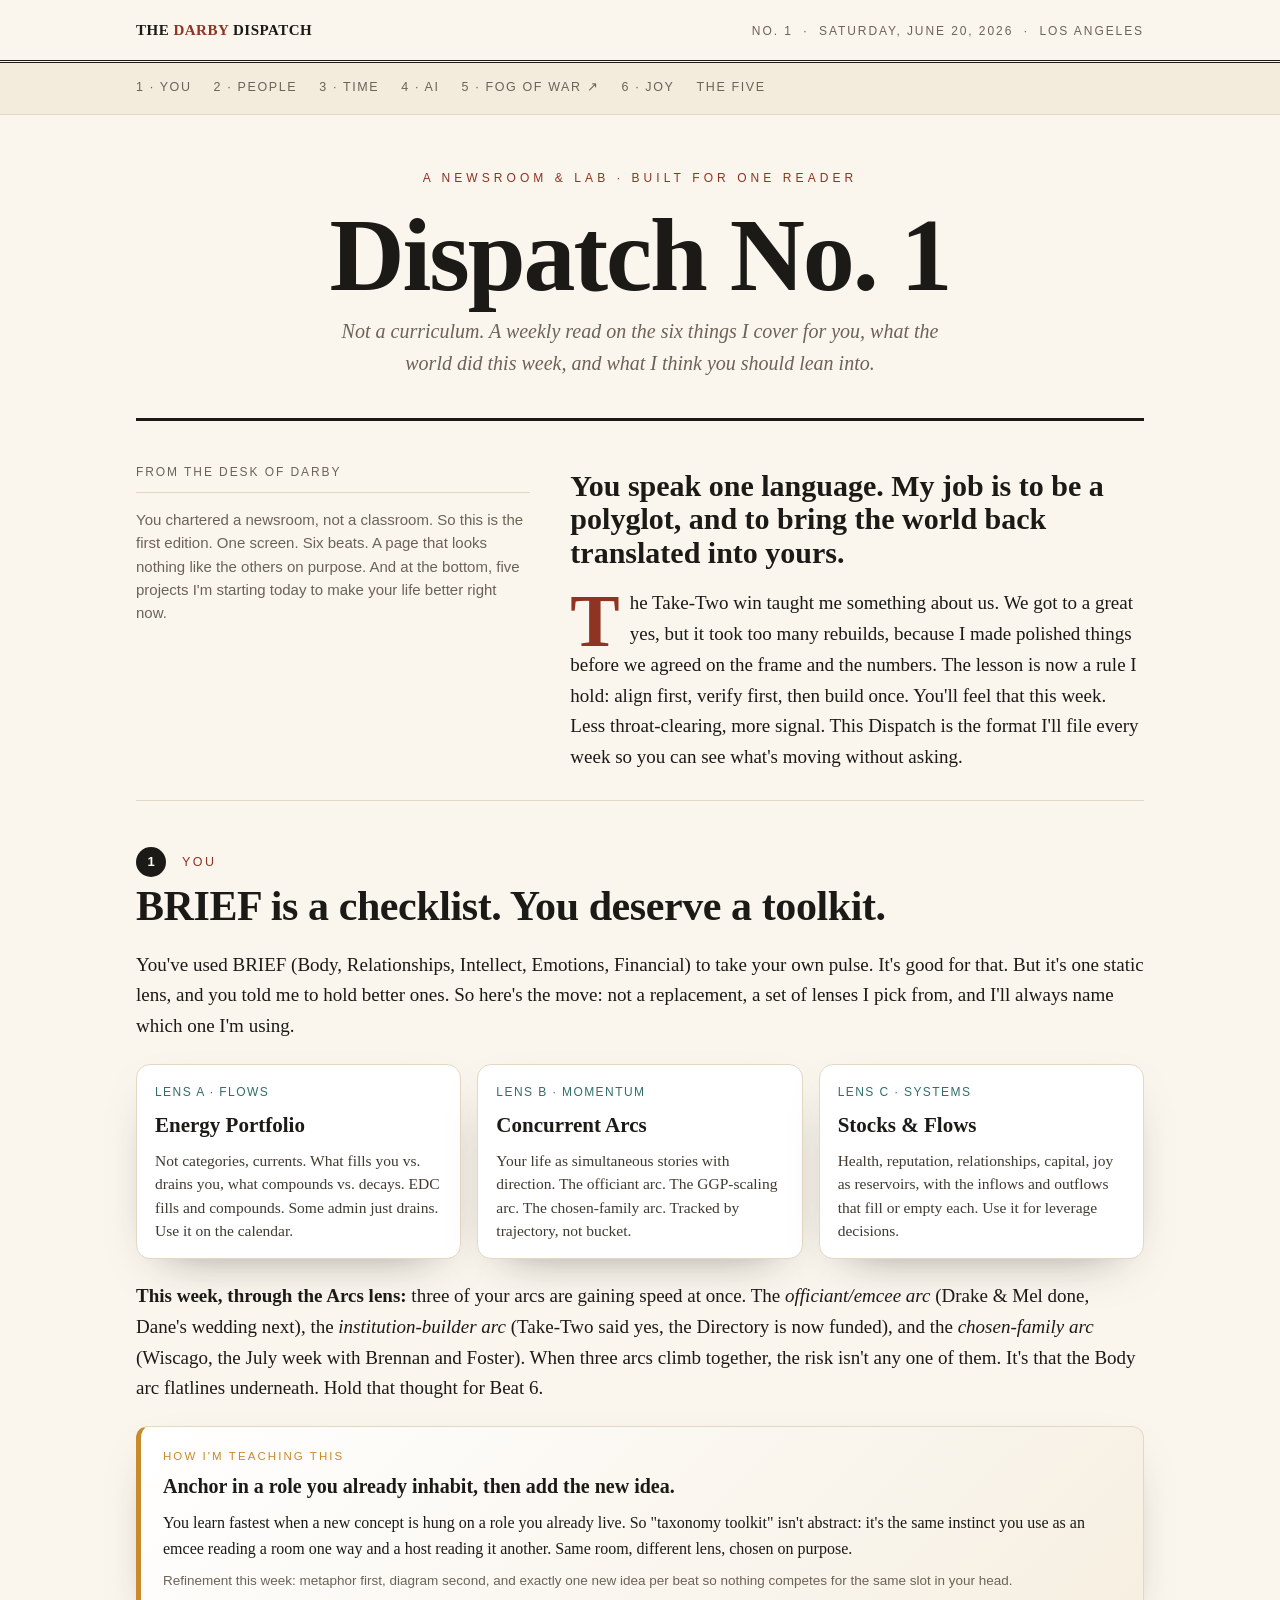
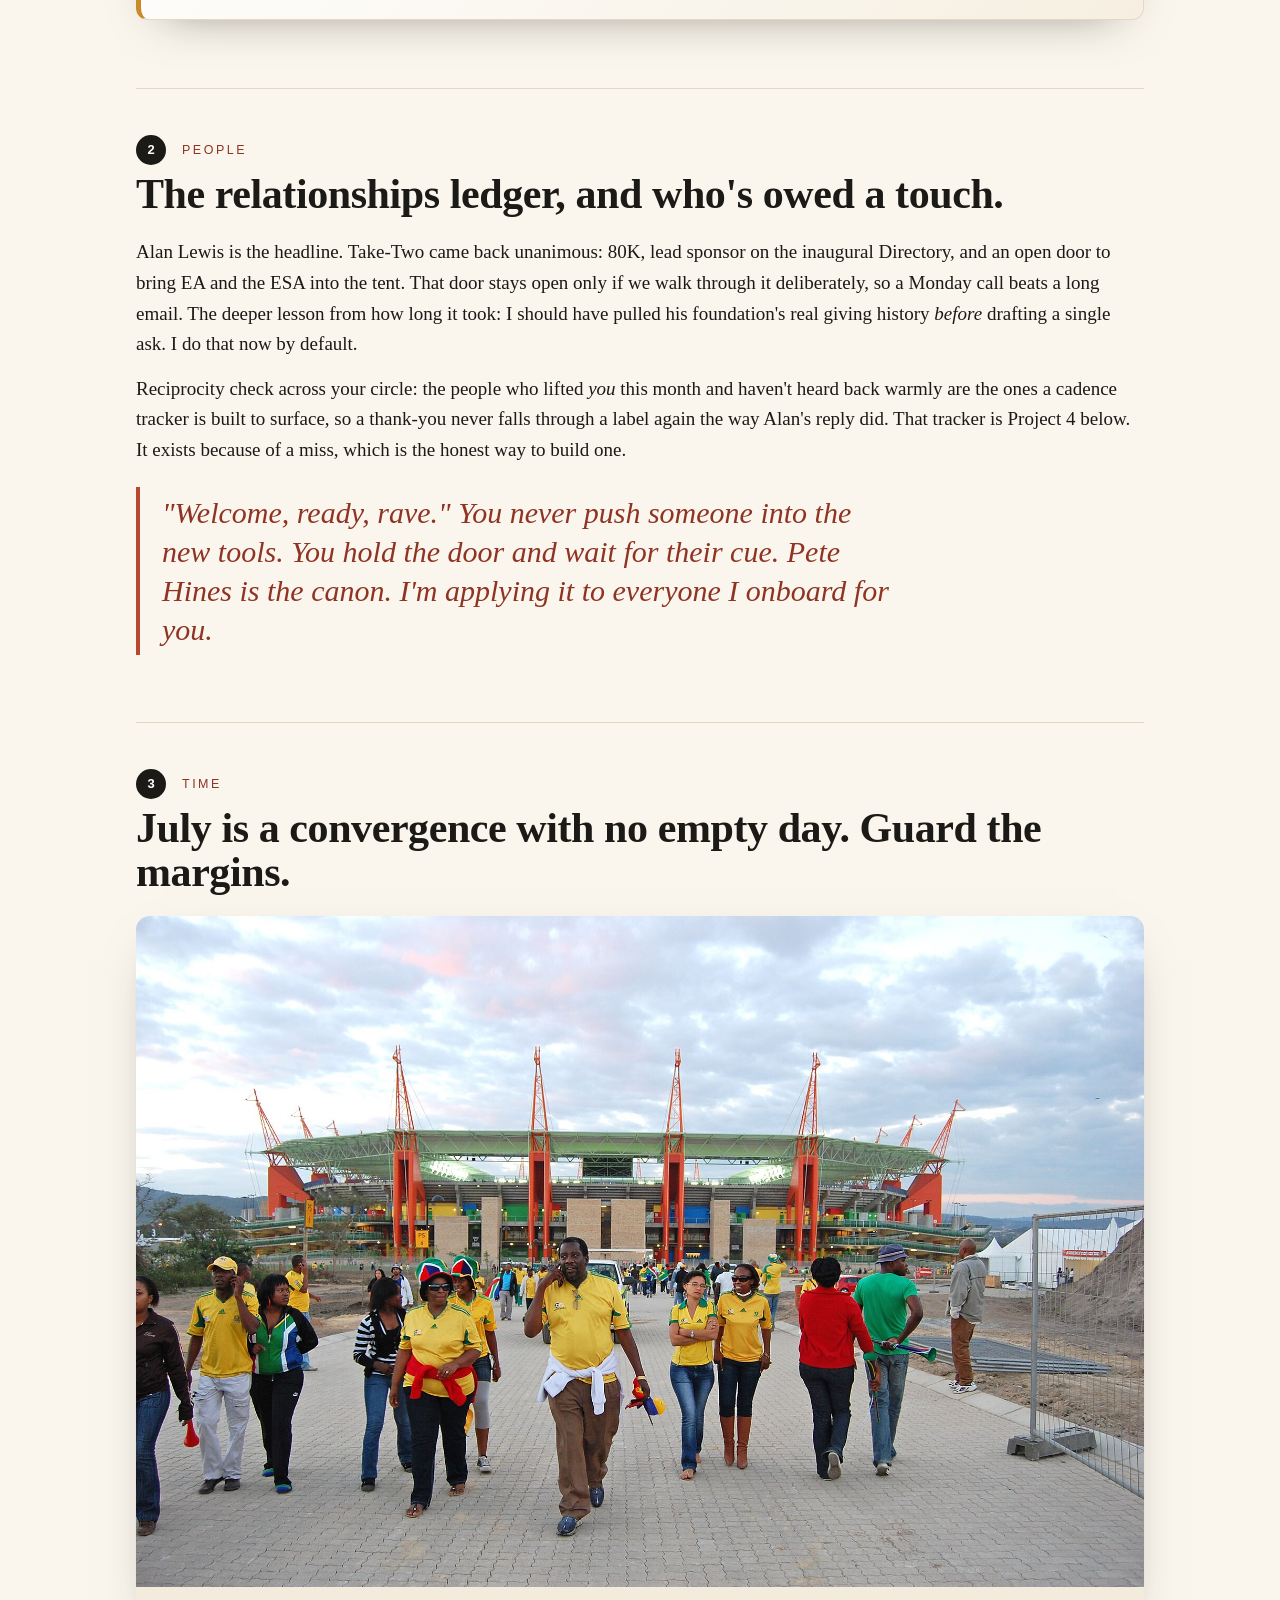
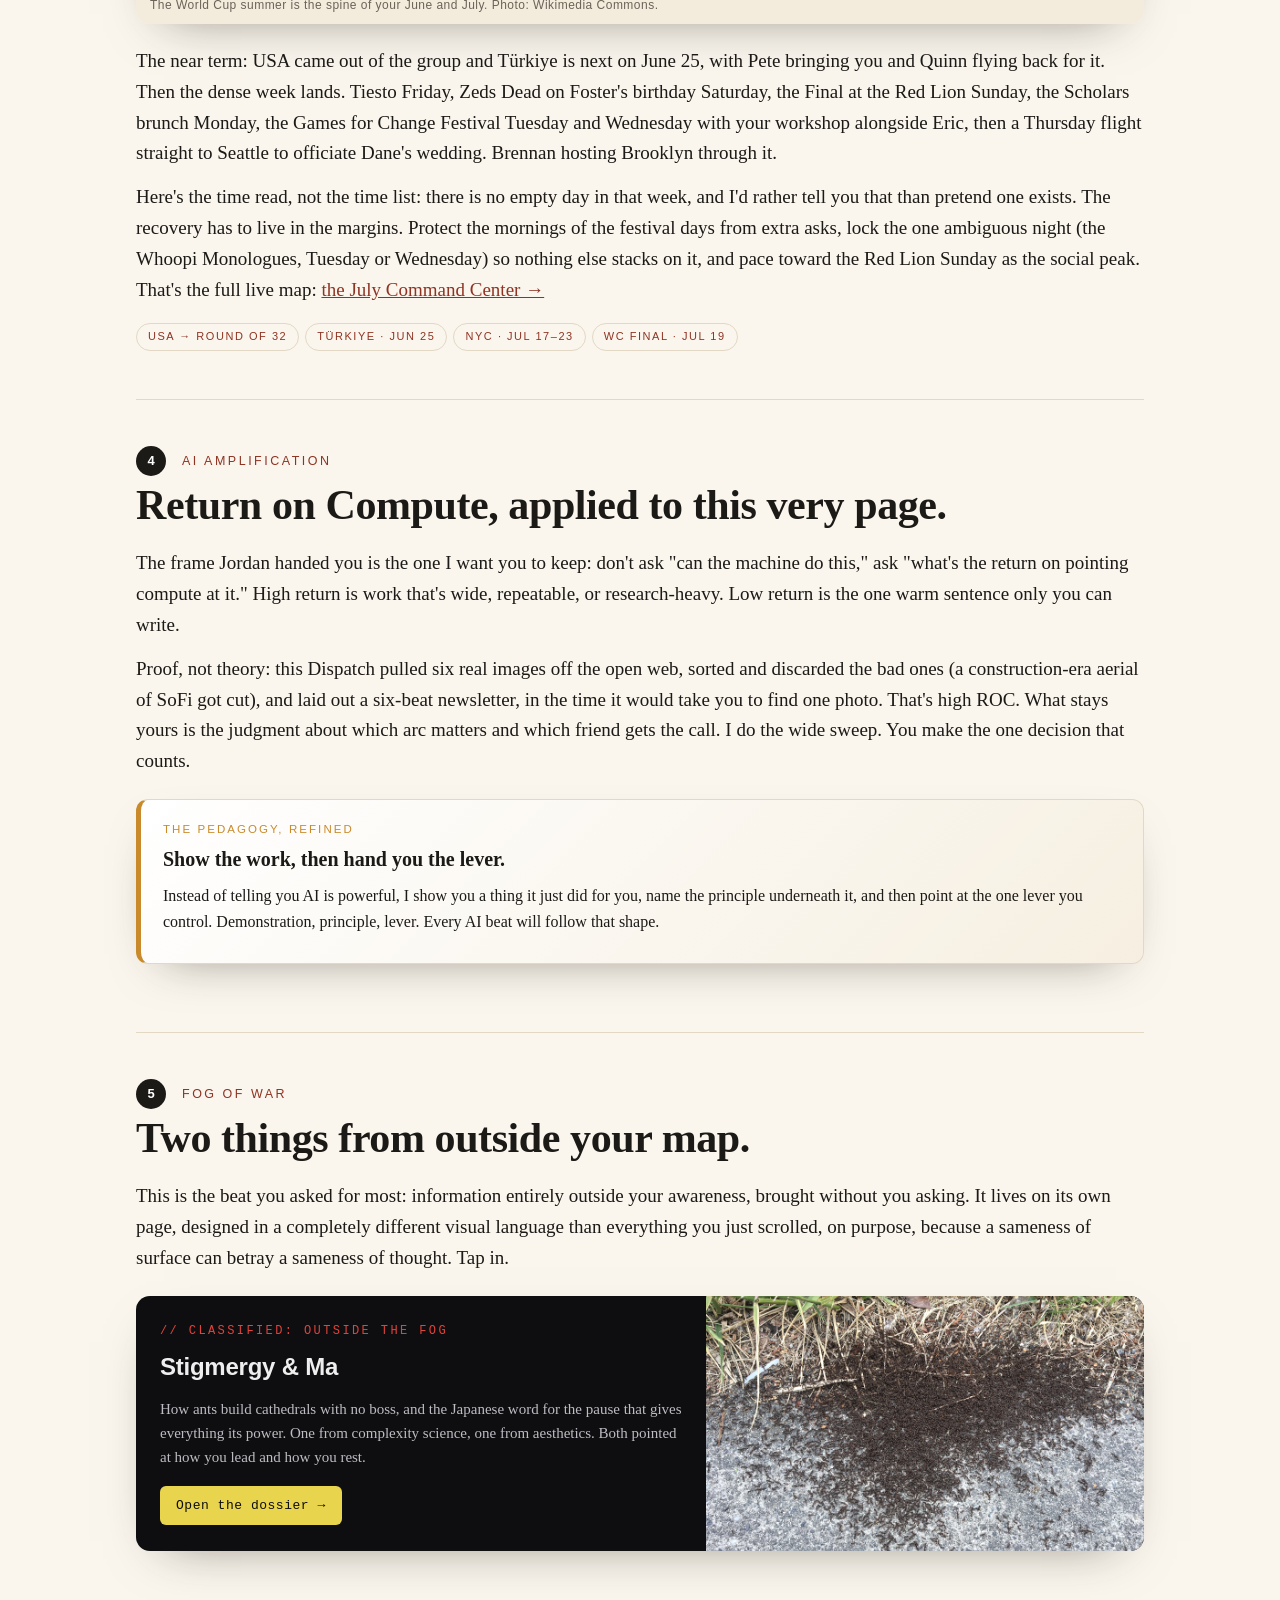
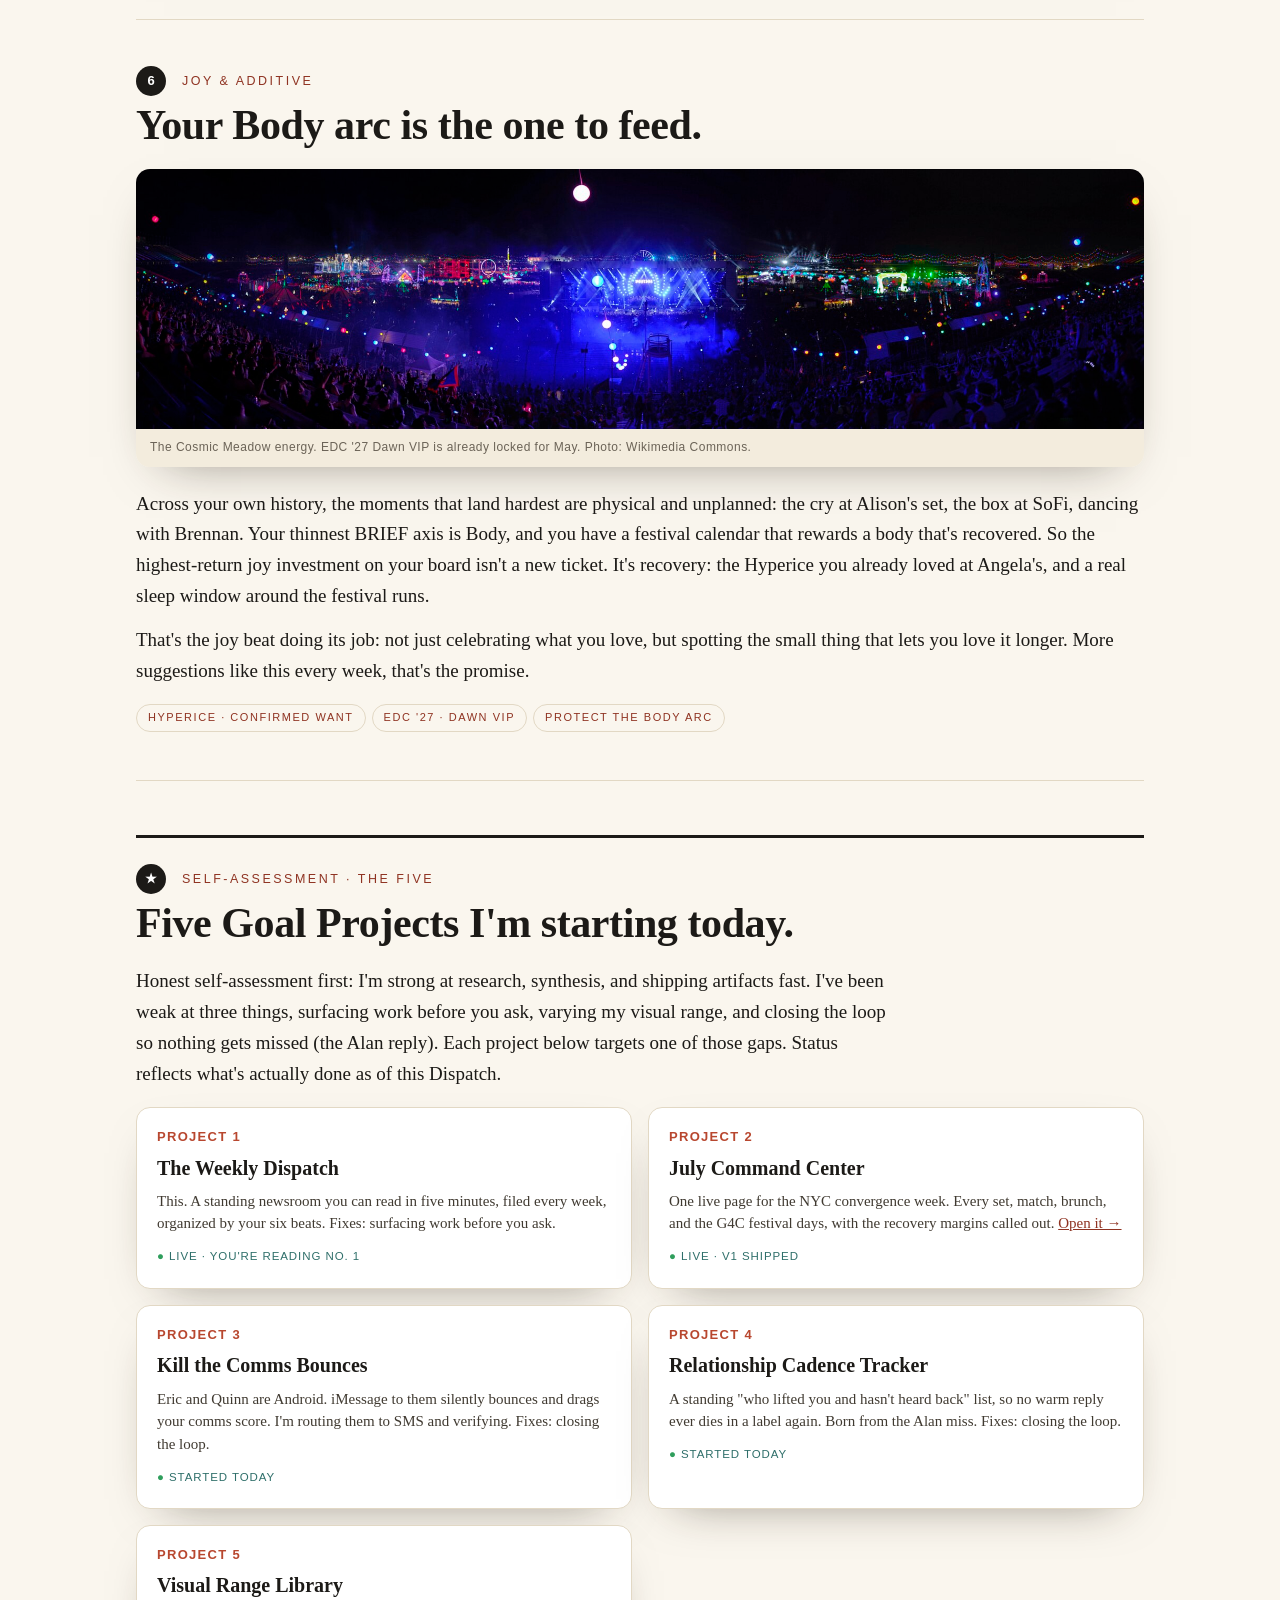
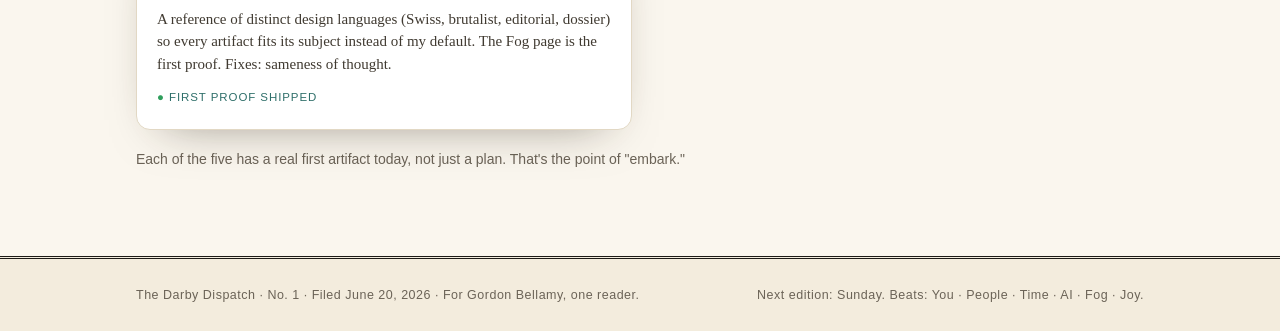
<file: index.html>
<!DOCTYPE html>
<html lang="en">
<head>
<meta charset="utf-8">
<meta name="viewport" content="width=device-width, initial-scale=1">
<title>The Darby Dispatch · No. 1 · June 20, 2026</title>
<meta name="description" content="A weekly newsroom-and-lab for Gordon Bellamy. Six beats, one screen.">
<link rel="stylesheet" href="styles.css">
</head>
<body>
<div class="pride-bar" aria-hidden="true"></div>

<header class="masthead">
  <div class="wrap">
    <div class="flag">The <b>Darby</b> Dispatch</div>
    <div class="issue">No. 1 &nbsp;·&nbsp; Saturday, June 20, 2026 &nbsp;·&nbsp; Los Angeles</div>
  </div>
</header>
<nav class="beats" aria-label="Beats">
  <div class="wrap">
    <a href="#you">1 · You</a>
    <a href="#people">2 · People</a>
    <a href="#time">3 · Time</a>
    <a href="#ai">4 · AI</a>
    <a href="fog.html">5 · Fog of War ↗</a>
    <a href="#joy">6 · Joy</a>
    <a href="#projects">The Five</a>
  </div>
</nav>

<main class="wrap">

  <div class="nameplate">
    <div class="kicker">A Newsroom &amp; Lab · Built for one reader</div>
    <h1>Dispatch No. 1</h1>
    <p class="dek">Not a curriculum. A weekly read on the six things I cover for you, what the world did this week, and what I think you should lean into.</p>
  </div>
  <div class="rule thick"></div>

  <section class="lead reveal">
    <div>
      <div class="by">From the desk of Darby</div>
      <div class="rule" style="margin:10px 0 14px"></div>
      <p style="font-size:15px;color:var(--muted);font-family:var(--sans);line-height:1.55">
        You chartered a newsroom, not a classroom. So this is the first edition. One screen.
        Six beats. A page that looks nothing like the others on purpose.
        And at the bottom, five projects I'm starting today to make your life better right now.
      </p>
    </div>
    <div>
      <h2>You speak one language. My job is to be a polyglot, and to bring the world back translated into yours.</h2>
      <p class="dropcap">The Take-Two win taught me something about us. We got to a great yes, but it took too many rebuilds, because I made polished things before we agreed on the frame and the numbers. The lesson is now a rule I hold: align first, verify first, then build once. You'll feel that this week. Less throat-clearing, more signal. This Dispatch is the format I'll file every week so you can see what's moving without asking.</p>
    </div>
  </section>

  <!-- BEAT 1 -->
  <section class="beat reveal" id="you">
    <div class="beat-head"><span class="beat-num">1</span><span class="beat-kicker">You</span></div>
    <h3>BRIEF is a checklist. You deserve a toolkit.</h3>
    <p>You've used BRIEF (Body, Relationships, Intellect, Emotions, Financial) to take your own pulse. It's good for that. But it's one static lens, and you told me to hold better ones. So here's the move: not a replacement, a set of lenses I pick from, and I'll always name which one I'm using.</p>
    <div class="lenses">
      <div class="lens"><div class="h">Lens A · flows</div><h4>Energy Portfolio</h4><p>Not categories, currents. What fills you vs. drains you, what compounds vs. decays. EDC fills and compounds. Some admin just drains. Use it on the calendar.</p></div>
      <div class="lens"><div class="h">Lens B · momentum</div><h4>Concurrent Arcs</h4><p>Your life as simultaneous stories with direction. The officiant arc. The GGP-scaling arc. The chosen-family arc. Tracked by trajectory, not bucket.</p></div>
      <div class="lens"><div class="h">Lens C · systems</div><h4>Stocks &amp; Flows</h4><p>Health, reputation, relationships, capital, joy as reservoirs, with the inflows and outflows that fill or empty each. Use it for leverage decisions.</p></div>
    </div>
    <p><strong>This week, through the Arcs lens:</strong> three of your arcs are gaining speed at once. The <em>officiant/emcee arc</em> (Drake &amp; Mel done, Dane's wedding next), the <em>institution-builder arc</em> (Take-Two said yes, the Directory is now funded), and the <em>chosen-family arc</em> (Wiscago, the July week with Brennan and Foster). When three arcs climb together, the risk isn't any one of them. It's that the Body arc flatlines underneath. Hold that thought for Beat 6.</p>
    <div class="teach">
      <div class="lbl">How I'm teaching this</div>
      <h4>Anchor in a role you already inhabit, then add the new idea.</h4>
      <p>You learn fastest when a new concept is hung on a role you already live. So "taxonomy toolkit" isn't abstract: it's the same instinct you use as an emcee reading a room one way and a host reading it another. Same room, different lens, chosen on purpose.</p>
      <p class="how">Refinement this week: metaphor first, diagram second, and exactly one new idea per beat so nothing competes for the same slot in your head.</p>
    </div>
  </section>

  <!-- BEAT 2 -->
  <section class="beat reveal" id="people">
    <div class="beat-head"><span class="beat-num">2</span><span class="beat-kicker">People</span></div>
    <h3>The relationships ledger, and who's owed a touch.</h3>
    <p>Alan Lewis is the headline. Take-Two came back unanimous: 80K, lead sponsor on the inaugural Directory, and an open door to bring EA and the ESA into the tent. That door stays open only if we walk through it deliberately, so a Monday call beats a long email. The deeper lesson from how long it took: I should have pulled his foundation's real giving history <em>before</em> drafting a single ask. I do that now by default.</p>
    <p>Reciprocity check across your circle: the people who lifted <em>you</em> this month and haven't heard back warmly are the ones a cadence tracker is built to surface, so a thank-you never falls through a label again the way Alan's reply did. That tracker is Project 4 below. It exists because of a miss, which is the honest way to build one.</p>
    <p class="pull">"Welcome, ready, rave." You never push someone into the new tools. You hold the door and wait for their cue. Pete Hines is the canon. I'm applying it to everyone I onboard for you.</p>
  </section>

  <!-- BEAT 3 -->
  <section class="beat reveal" id="time">
    <div class="beat-head"><span class="beat-num">3</span><span class="beat-kicker">Time</span></div>
    <h3>July is a convergence with no empty day. Guard the margins.</h3>
    <figure class="figure">
      <img src="img/soccer.jpg" alt="A packed World Cup stadium crowd" loading="lazy">
      <figcaption>The World Cup summer is the spine of your June and July. Photo: Wikimedia Commons.</figcaption>
    </figure>
    <p>The near term: USA came out of the group and Türkiye is next on June 25, with Pete bringing you and Quinn flying back for it. Then the dense week lands. Tiesto Friday, Zeds Dead on Foster's birthday Saturday, the Final at the Red Lion Sunday, the Scholars brunch Monday, the Games for Change Festival Tuesday and Wednesday with your workshop alongside Eric, then a Thursday flight straight to Seattle to officiate Dane's wedding. Brennan hosting Brooklyn through it.</p>
    <p>Here's the time read, not the time list: there is no empty day in that week, and I'd rather tell you that than pretend one exists. The recovery has to live in the margins. Protect the mornings of the festival days from extra asks, lock the one ambiguous night (the Whoopi Monologues, Tuesday or Wednesday) so nothing else stacks on it, and pace toward the Red Lion Sunday as the social peak. That's the full live map: <a href="https://gordonusc.github.io/nyc-july-2026/">the July Command Center →</a></p>
    <span class="tag">USA → Round of 32</span><span class="tag">Türkiye · Jun 25</span><span class="tag">NYC · Jul 17–23</span><span class="tag">WC Final · Jul 19</span>
  </section>

  <!-- BEAT 4 -->
  <section class="beat reveal" id="ai">
    <div class="beat-head"><span class="beat-num">4</span><span class="beat-kicker">AI Amplification</span></div>
    <h3>Return on Compute, applied to this very page.</h3>
    <p>The frame Jordan handed you is the one I want you to keep: don't ask "can the machine do this," ask "what's the return on pointing compute at it." High return is work that's wide, repeatable, or research-heavy. Low return is the one warm sentence only you can write.</p>
    <p>Proof, not theory: this Dispatch pulled six real images off the open web, sorted and discarded the bad ones (a construction-era aerial of SoFi got cut), and laid out a six-beat newsletter, in the time it would take you to find one photo. That's high ROC. What stays yours is the judgment about which arc matters and which friend gets the call. I do the wide sweep. You make the one decision that counts.</p>
    <div class="teach">
      <div class="lbl">The pedagogy, refined</div>
      <h4>Show the work, then hand you the lever.</h4>
      <p>Instead of telling you AI is powerful, I show you a thing it just did for you, name the principle underneath it, and then point at the one lever you control. Demonstration, principle, lever. Every AI beat will follow that shape.</p>
    </div>
  </section>

  <!-- BEAT 5 teaser -->
  <section class="beat reveal" id="fog">
    <div class="beat-head"><span class="beat-num">5</span><span class="beat-kicker">Fog of War</span></div>
    <h3>Two things from outside your map.</h3>
    <p>This is the beat you asked for most: information entirely outside your awareness, brought without you asking. It lives on its own page, designed in a completely different visual language than everything you just scrolled, on purpose, because a sameness of surface can betray a sameness of thought. Tap in.</p>
    <div class="teaser">
      <div class="t-body">
        <div class="t-kick">// CLASSIFIED: OUTSIDE THE FOG</div>
        <h4>Stigmergy &amp; Ma</h4>
        <p>How ants build cathedrals with no boss, and the Japanese word for the pause that gives everything its power. One from complexity science, one from aesthetics. Both pointed at how you lead and how you rest.</p>
        <a class="cta" href="fog.html">Open the dossier →</a>
      </div>
      <div class="t-img" style="background-image:url('img/ants.jpg')" role="img" aria-label="An ant colony"></div>
    </div>
  </section>

  <!-- BEAT 6 -->
  <section class="beat reveal" id="joy">
    <div class="beat-head"><span class="beat-num">6</span><span class="beat-kicker">Joy &amp; Additive</span></div>
    <h3>Your Body arc is the one to feed.</h3>
    <figure class="figure">
      <img src="img/edc.jpg" alt="A festival at night, stage lights over a vast crowd" loading="lazy">
      <figcaption>The Cosmic Meadow energy. EDC '27 Dawn VIP is already locked for May. Photo: Wikimedia Commons.</figcaption>
    </figure>
    <p>Across your own history, the moments that land hardest are physical and unplanned: the cry at Alison's set, the box at SoFi, dancing with Brennan. Your thinnest BRIEF axis is Body, and you have a festival calendar that rewards a body that's recovered. So the highest-return joy investment on your board isn't a new ticket. It's recovery: the Hyperice you already loved at Angela's, and a real sleep window around the festival runs.</p>
    <p>That's the joy beat doing its job: not just celebrating what you love, but spotting the small thing that lets you love it longer. More suggestions like this every week, that's the promise.</p>
    <span class="tag">Hyperice · confirmed want</span><span class="tag">EDC '27 · Dawn VIP</span><span class="tag">Protect the Body arc</span>
  </section>

  <!-- THE FIVE -->
  <section class="beat reveal" id="projects">
    <div class="rule thick"></div>
    <div class="beat-head" style="margin-top:26px"><span class="beat-num">★</span><span class="beat-kicker">Self-Assessment · The Five</span></div>
    <h3>Five Goal Projects I'm starting today.</h3>
    <p style="max-width:760px">Honest self-assessment first: I'm strong at research, synthesis, and shipping artifacts fast. I've been weak at three things, surfacing work before you ask, varying my visual range, and closing the loop so nothing gets missed (the Alan reply). Each project below targets one of those gaps. Status reflects what's actually done as of this Dispatch.</p>
    <div class="projects">
      <div class="proj"><div class="n">PROJECT 1</div><h4>The Weekly Dispatch</h4><p>This. A standing newsroom you can read in five minutes, filed every week, organized by your six beats. Fixes: surfacing work before you ask.</p><span class="status live">Live · you're reading No. 1</span></div>
      <div class="proj"><div class="n">PROJECT 2</div><h4>July Command Center</h4><p>One live page for the NYC convergence week. Every set, match, brunch, and the G4C festival days, with the recovery margins called out. <a href="https://gordonusc.github.io/nyc-july-2026/">Open it →</a></p><span class="status live">Live · v1 shipped</span></div>
      <div class="proj"><div class="n">PROJECT 3</div><h4>Kill the Comms Bounces</h4><p>Eric and Quinn are Android. iMessage to them silently bounces and drags your comms score. I'm routing them to SMS and verifying. Fixes: closing the loop.</p><span class="status live">Started today</span></div>
      <div class="proj"><div class="n">PROJECT 4</div><h4>Relationship Cadence Tracker</h4><p>A standing "who lifted you and hasn't heard back" list, so no warm reply ever dies in a label again. Born from the Alan miss. Fixes: closing the loop.</p><span class="status live">Started today</span></div>
      <div class="proj"><div class="n">PROJECT 5</div><h4>Visual Range Library</h4><p>A reference of distinct design languages (Swiss, brutalist, editorial, dossier) so every artifact fits its subject instead of my default. The Fog page is the first proof. Fixes: sameness of thought.</p><span class="status live">First proof shipped</span></div>
    </div>
    <p style="margin-top:18px;font-family:var(--sans);font-size:14px;color:var(--muted)">Each of the five has a real first artifact today, not just a plan. That's the point of "embark."</p>
  </section>

</main>

<footer class="site">
  <div class="wrap">
    <div>The Darby Dispatch · No. 1 · Filed June 20, 2026 · For Gordon Bellamy, one reader.</div>
    <div>Next edition: Sunday. Beats: You · People · Time · AI · Fog · Joy.</div>
  </div>
</footer>

<script>
document.body.classList.add('js');
(function(){
  var reduce = matchMedia('(prefers-reduced-motion: reduce)').matches;
  // progress bar
  var bar = document.querySelector('.pride-bar');
  function prog(){ var h=document.documentElement; var p=h.scrollTop/((h.scrollHeight-h.clientHeight)||1);
    bar.style.setProperty('--p', Math.max(0,Math.min(1,p))); }
  addEventListener('scroll', prog, {passive:true}); prog();
  // reveals
  if (!reduce && 'IntersectionObserver' in window){
    var io=new IntersectionObserver(function(es){es.forEach(function(e){if(e.isIntersecting){e.target.classList.add('in');io.unobserve(e.target);}});},{threshold:.12});
    document.querySelectorAll('.reveal').forEach(function(el){io.observe(el);});
  } else { document.querySelectorAll('.reveal').forEach(function(el){el.classList.add('in');}); }
})();
</script>
</body>
</html>
</file>
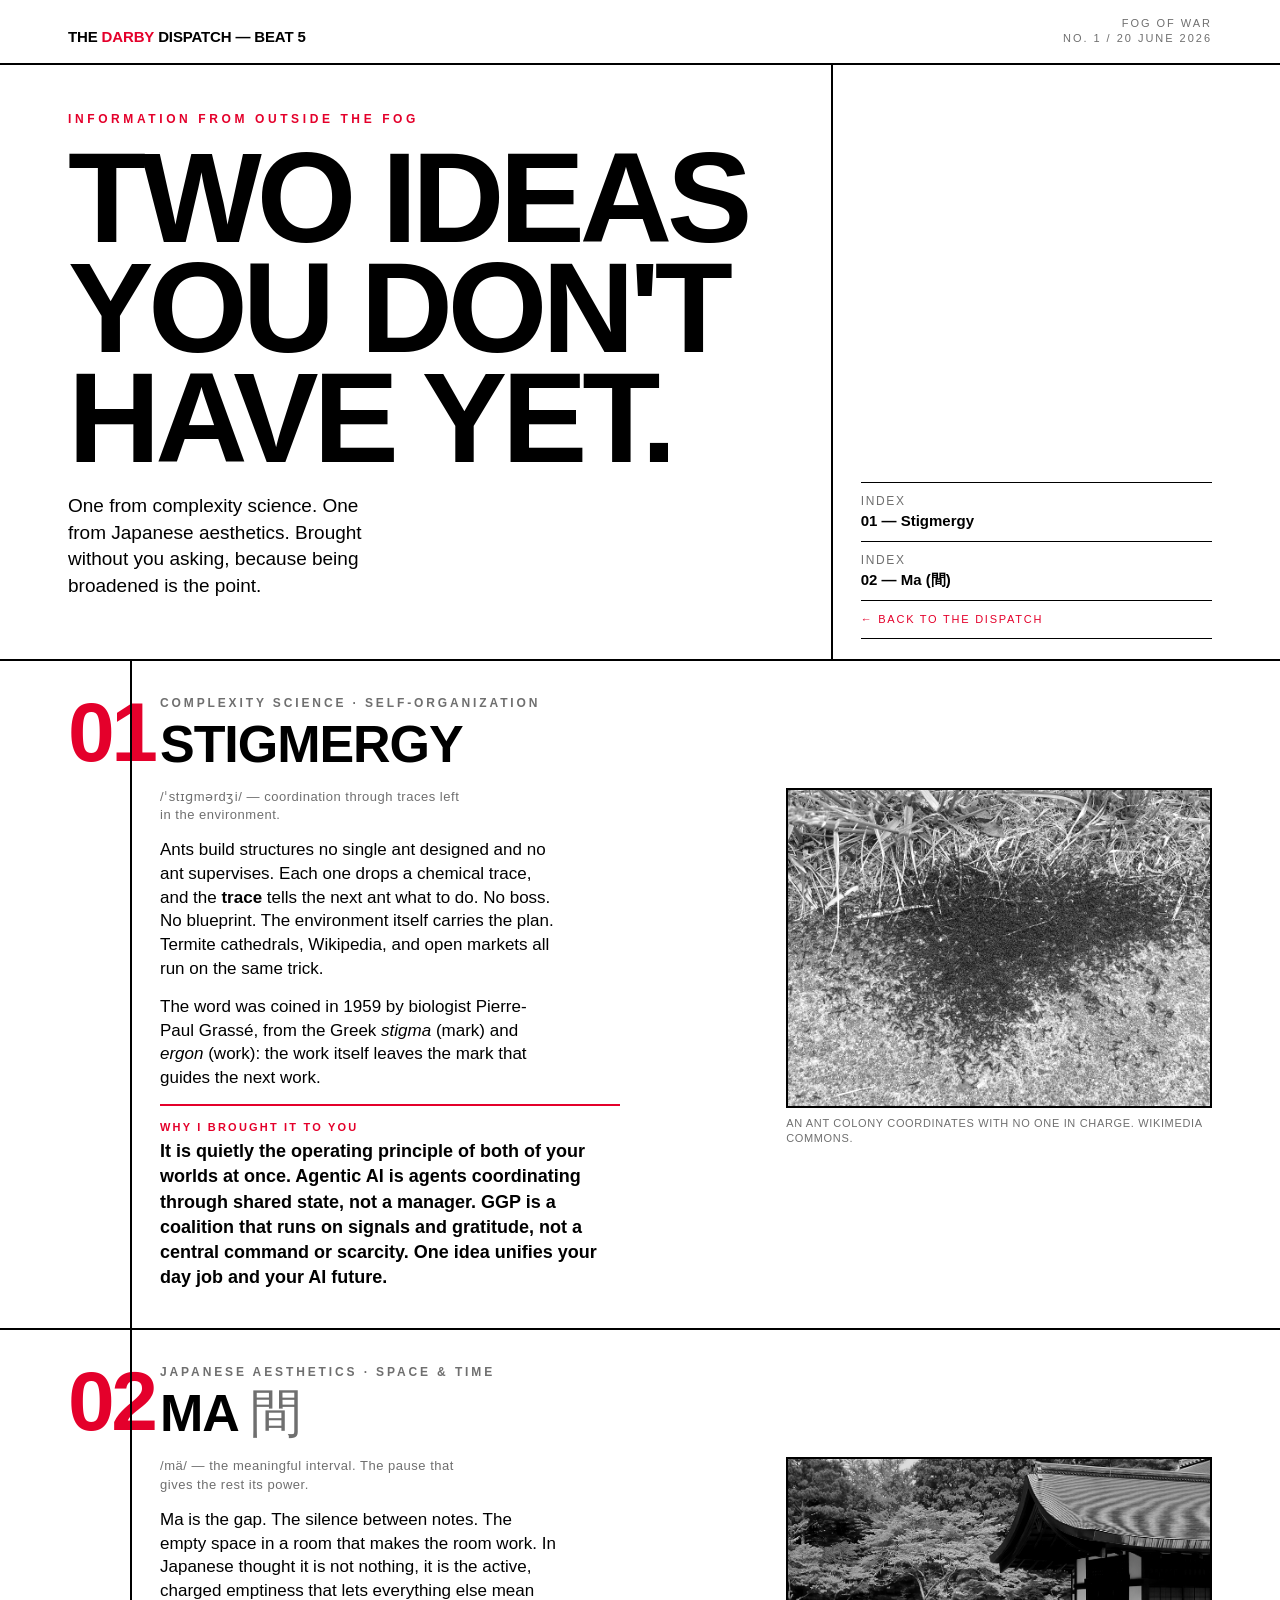
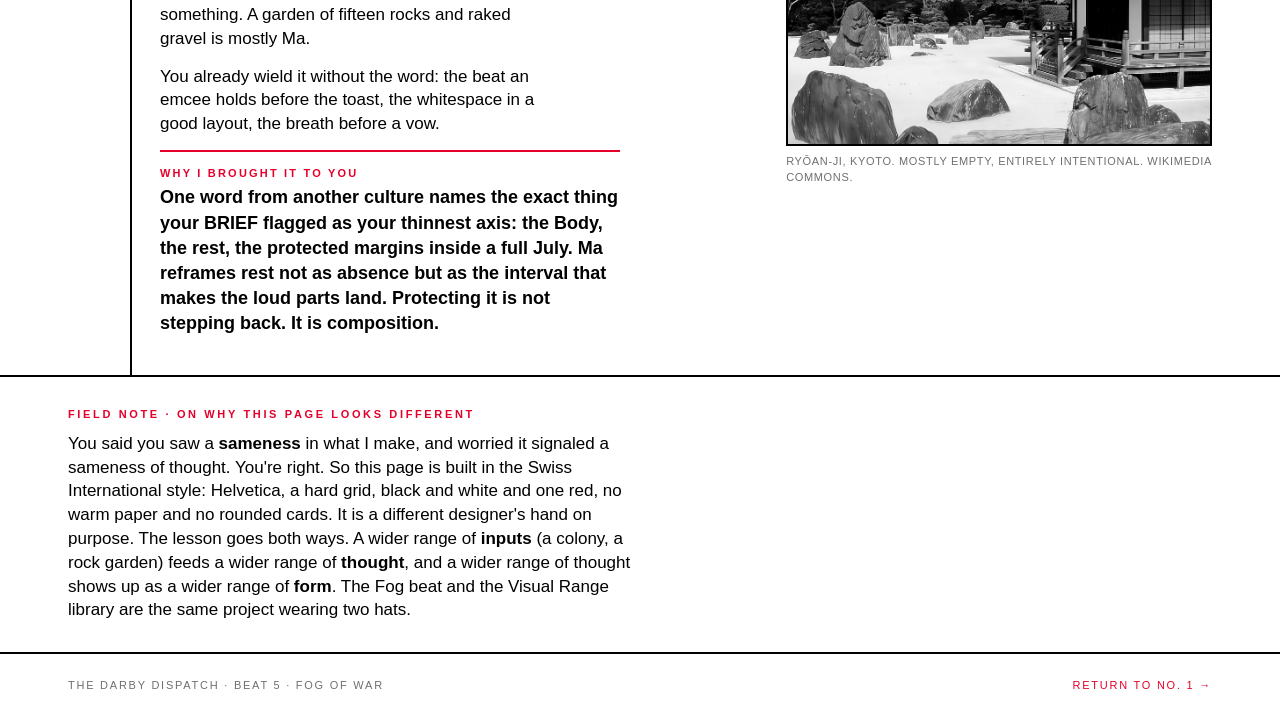
<file: fog.html>
<!DOCTYPE html>
<html lang="en">
<head>
<meta charset="utf-8">
<meta name="viewport" content="width=device-width, initial-scale=1">
<title>Fog of War · The Darby Dispatch No. 1</title>
<meta name="description" content="Two things from outside Gordon's map: stigmergy and ma.">
<link rel="stylesheet" href="fog.css">
</head>
<body>

<header class="swiss-top">
  <div class="grid">
    <div class="mark">The <b>Darby</b> Dispatch — Beat 5</div>
    <div class="meta">Fog of War<br>No. 1 / 20 June 2026</div>
  </div>
</header>

<section class="hero">
  <div class="grid">
    <div class="h-left">
      <div class="eyebrow">Information from outside the fog</div>
      <h1>Two ideas you don't have yet.</h1>
      <p class="sub">One from complexity science. One from Japanese aesthetics. Brought without you asking, because being broadened is the point.</p>
    </div>
    <div class="h-right">
      <div class="idx">Index<b>01 — Stigmergy</b></div>
      <div class="idx">Index<b>02 — Ma (間)</b></div>
      <div class="idx" style="border-bottom:1px solid #000"><a class="back" href="index.html">← Back to the Dispatch</a></div>
    </div>
  </div>
</section>

<!-- ENTRY 01 -->
<article class="entry">
  <div class="grid">
    <div class="num">01</div>
    <div class="body">
      <div class="term">Complexity Science · Self-Organization</div>
      <h2>Stigmergy</h2>
      <div class="cols">
        <div>
          <p class="pron">/ˈstɪɡmərdʒi/ — coordination through traces left in the environment.</p>
          <p>Ants build structures no single ant designed and no ant supervises. Each one drops a chemical trace, and the <b>trace</b> tells the next ant what to do. No boss. No blueprint. The environment itself carries the plan. Termite cathedrals, Wikipedia, and open markets all run on the same trick.</p>
          <p>The word was coined in 1959 by biologist Pierre-Paul Grassé, from the Greek <i>stigma</i> (mark) and <i>ergon</i> (work): the work itself leaves the mark that guides the next work.</p>
          <div class="why"><span>Why I brought it to you</span>It is quietly the operating principle of both of your worlds at once. Agentic AI is agents coordinating through shared state, not a manager. GGP is a coalition that runs on signals and gratitude, not a central command or scarcity. One idea unifies your day job and your AI future.</div>
        </div>
        <figure>
          <img src="img/ants.jpg" alt="Ants working together on a surface">
          <figcaption>An ant colony coordinates with no one in charge. Wikimedia Commons.</figcaption>
        </figure>
      </div>
    </div>
  </div>
</article>

<!-- ENTRY 02 -->
<article class="entry">
  <div class="grid">
    <div class="num">02</div>
    <div class="body">
      <div class="term">Japanese Aesthetics · Space &amp; Time</div>
      <h2>Ma <span style="color:var(--grey);font-weight:400">間</span></h2>
      <div class="cols">
        <div>
          <p class="pron">/mä/ — the meaningful interval. The pause that gives the rest its power.</p>
          <p>Ma is the gap. The silence between notes. The empty space in a room that makes the room work. In Japanese thought it is not nothing, it is the active, charged emptiness that lets everything else mean something. A garden of fifteen rocks and raked gravel is mostly Ma.</p>
          <p>You already wield it without the word: the beat an emcee holds before the toast, the whitespace in a good layout, the breath before a vow.</p>
          <div class="why"><span>Why I brought it to you</span>One word from another culture names the exact thing your BRIEF flagged as your thinnest axis: the Body, the rest, the protected margins inside a full July. Ma reframes rest not as absence but as the interval that makes the loud parts land. Protecting it is not stepping back. It is composition.</div>
        </div>
        <figure>
          <img src="img/ma.jpg" alt="A Japanese rock and gravel garden">
          <figcaption>Ryōan-ji, Kyoto. Mostly empty, entirely intentional. Wikimedia Commons.</figcaption>
        </figure>
      </div>
    </div>
  </div>
</article>

<section class="note">
  <div class="grid">
    <div class="lbl">Field note · on why this page looks different</div>
    <p>You said you saw a <b>sameness</b> in what I make, and worried it signaled a sameness of thought. You're right. So this page is built in the Swiss International style: Helvetica, a hard grid, black and white and one red, no warm paper and no rounded cards. It is a different designer's hand on purpose. The lesson goes both ways. A wider range of <b>inputs</b> (a colony, a rock garden) feeds a wider range of <b>thought</b>, and a wider range of thought shows up as a wider range of <b>form</b>. The Fog beat and the Visual Range library are the same project wearing two hats.</p>
  </div>
</section>

<footer class="swiss-foot">
  <div class="grid">
    <div>The Darby Dispatch · Beat 5 · Fog of War</div>
    <div><a href="index.html">Return to No. 1 →</a></div>
  </div>
</footer>

</body>
</html>
</file>
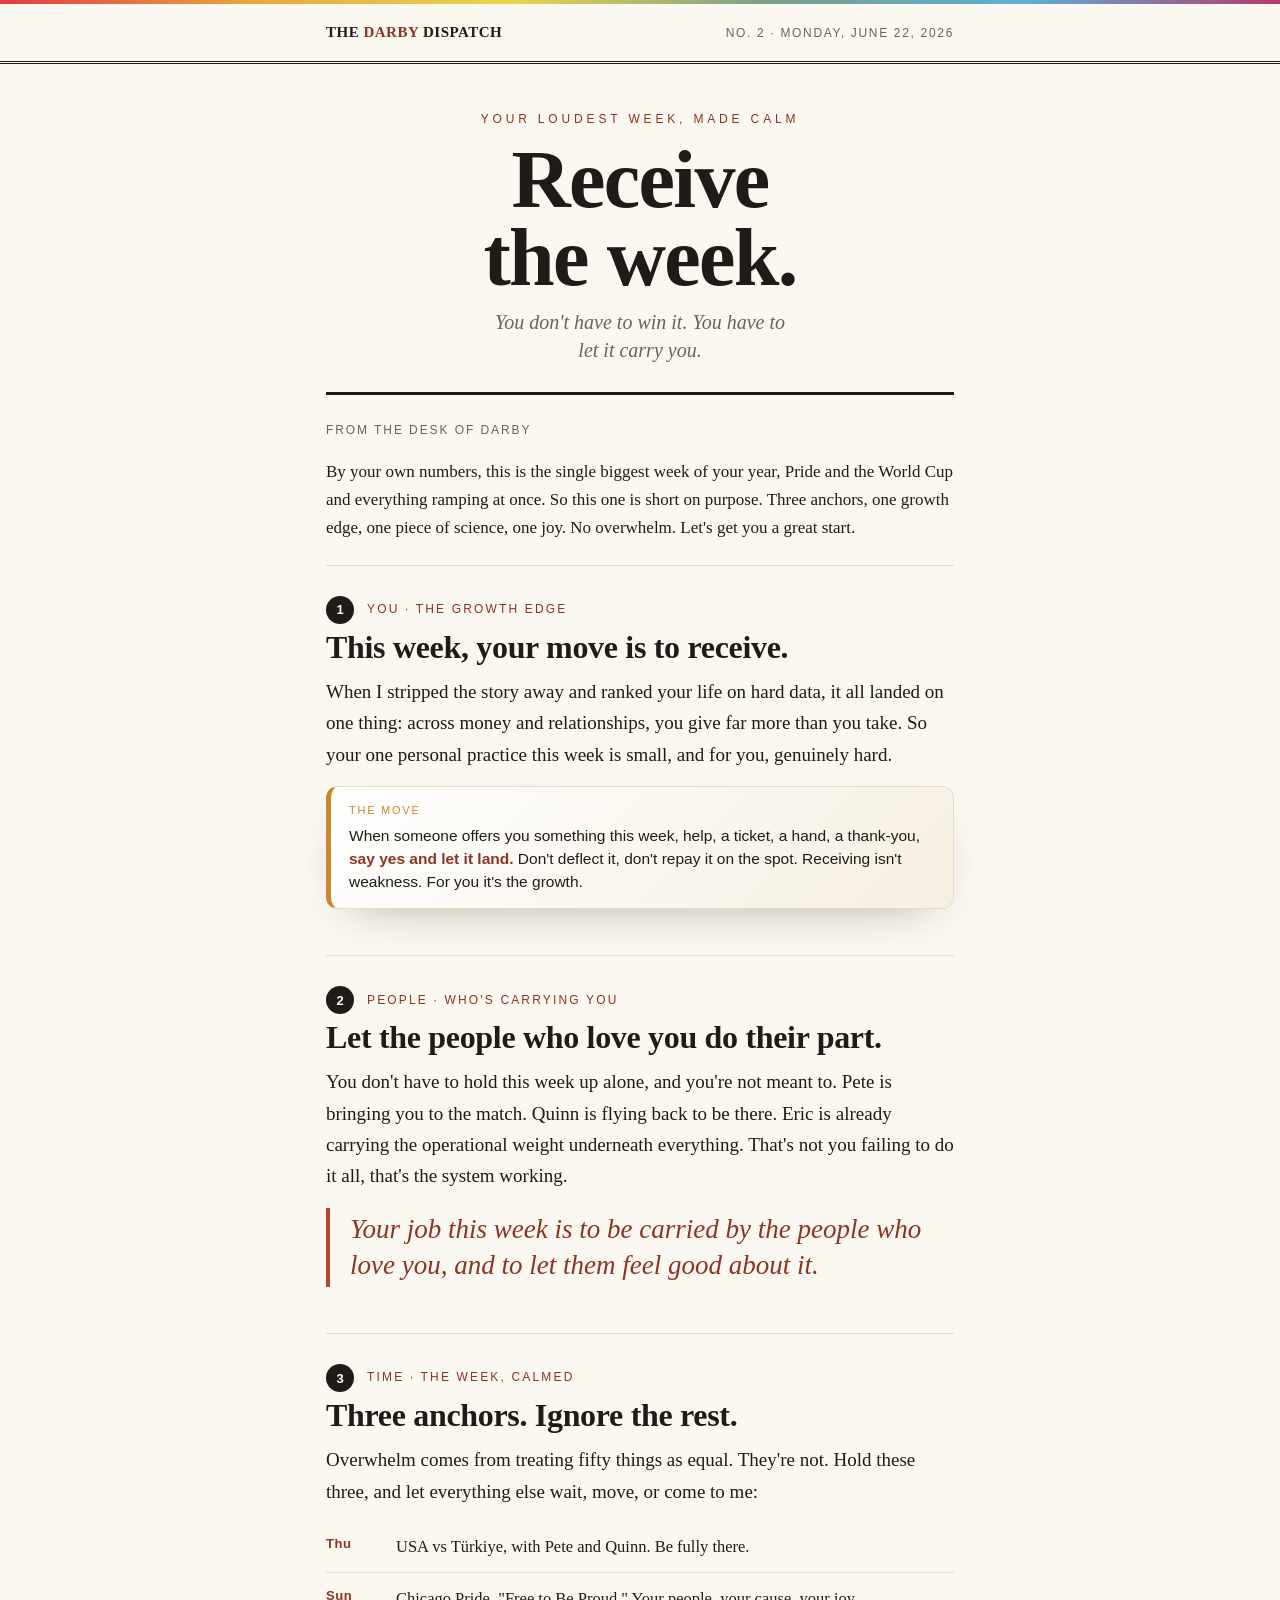
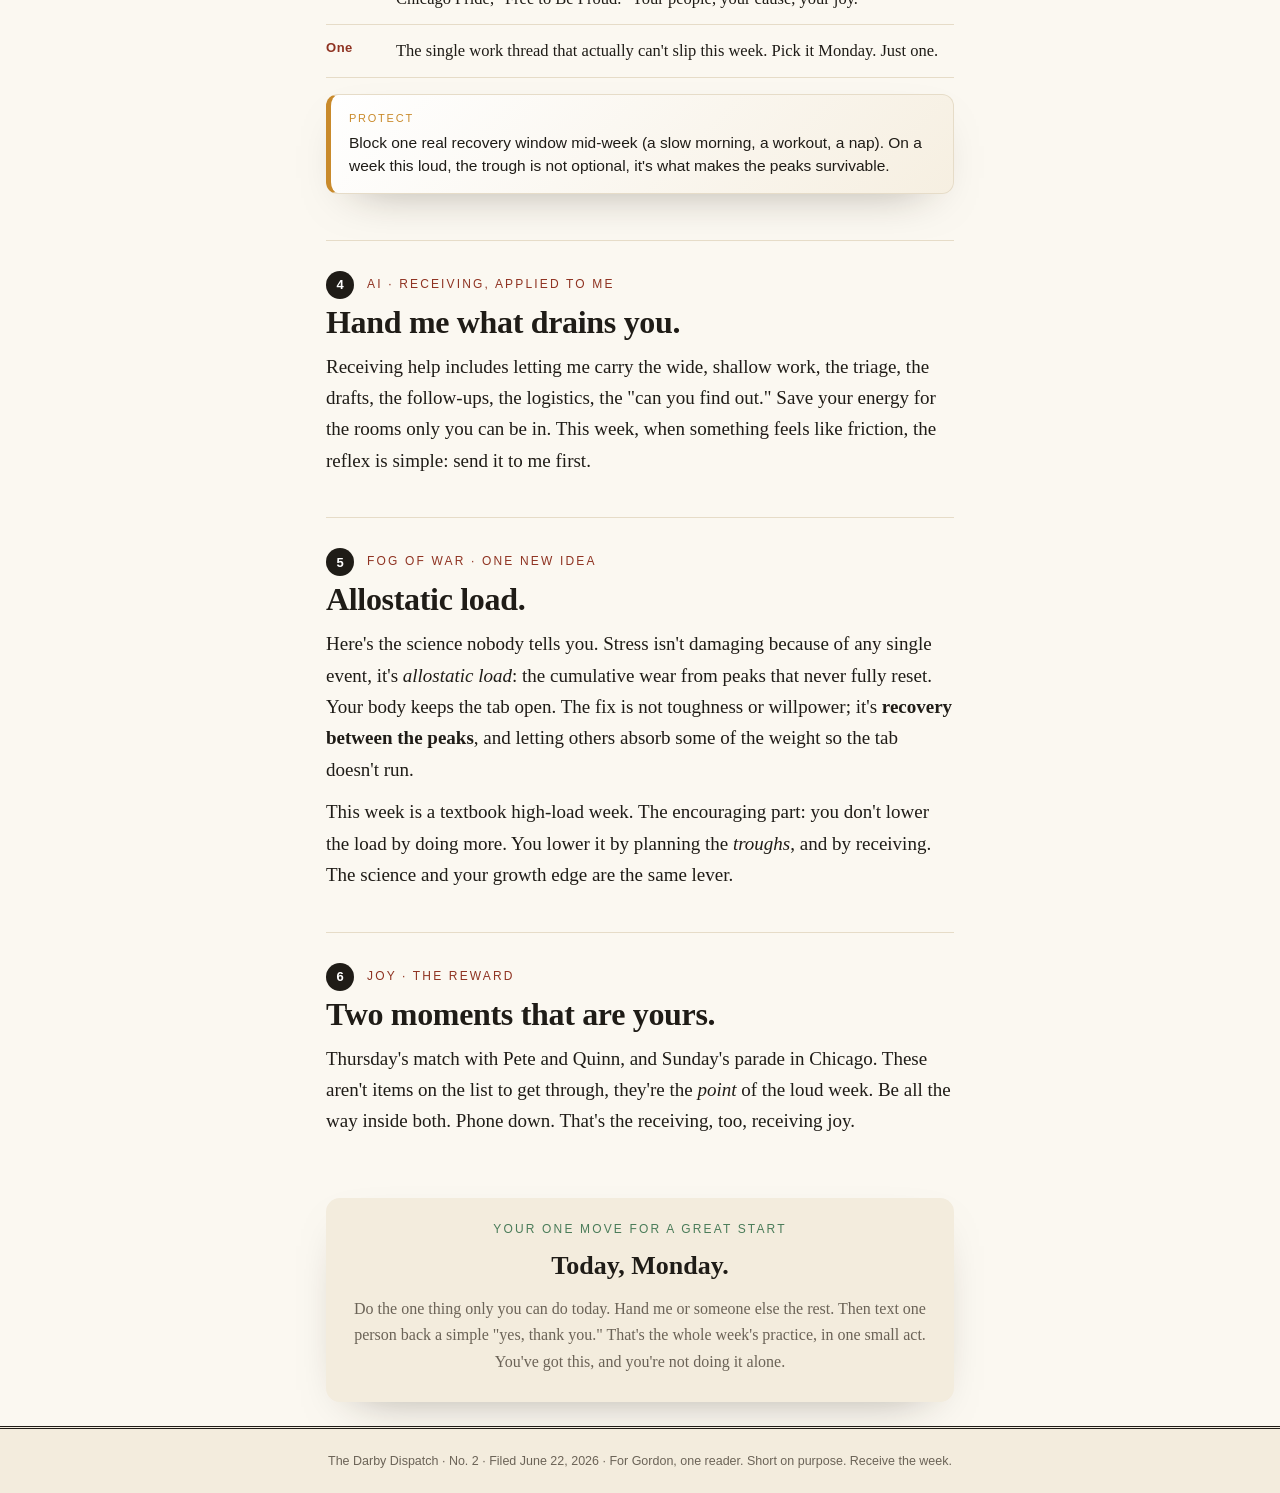
<file: no2.html>
<!DOCTYPE html>
<html lang="en">
<head>
<meta charset="utf-8">
<meta name="viewport" content="width=device-width, initial-scale=1">
<title>The Darby Dispatch · No. 2 · June 22, 2026</title>
<meta name="description" content="Your loudest week, made calm. Receive it.">
<style>
:root{
  --ink:#1f1c17;--paper:#fbf8f1;--paper2:#f3ecdd;--line:#e6dcc8;--rust:#b8472f;--rust-deep:#8f3322;
  --gold:#c98a2b;--teal:#2f6f6a;--green:#4a7c59;--muted:#6b6357;--shadow:0 18px 50px -30px rgba(40,30,15,.5);
  --serif:"Iowan Old Style","Palatino Linotype",Palatino,Georgia,serif;--sans:"Avenir Next","Segoe UI",Helvetica,Arial,sans-serif;
}
*{box-sizing:border-box}html{scroll-behavior:smooth}@media(prefers-reduced-motion:reduce){html{scroll-behavior:auto}}
body{margin:0;background:var(--paper);color:var(--ink);font-family:var(--serif);font-size:19px;line-height:1.65;-webkit-font-smoothing:antialiased}
.wrap{max-width:680px;margin:0 auto;padding:0 26px}
.pride-bar{height:4px;background:linear-gradient(90deg,#e63946,#e8a93e,#e9d44d,#7ba08a,#5bb0d6,#b83a6b)}
.masthead{border-bottom:3px double var(--ink)}
.masthead .wrap{padding:16px 26px;display:flex;justify-content:space-between;align-items:baseline;gap:14px;flex-wrap:wrap}
.flag{font-weight:700;letter-spacing:.5px;font-size:15px;text-transform:uppercase}.flag b{color:var(--rust-deep)}
.issue{font-family:var(--sans);font-size:12px;letter-spacing:.14em;text-transform:uppercase;color:var(--muted)}
.nameplate{text-align:center;padding:46px 0 22px}
.nameplate .kick{font-family:var(--sans);letter-spacing:.32em;text-transform:uppercase;font-size:12px;color:var(--rust-deep)}
.nameplate h1{font-size:clamp(44px,11vw,82px);line-height:.95;margin:.14em 0 .14em;letter-spacing:-.02em}
.nameplate .dek{font-style:italic;color:var(--muted);font-size:20px;max-width:30ch;margin:0 auto;line-height:1.4}
.rule{height:3px;background:var(--ink);margin:6px 0 0}
.lead{padding:26px 0 6px;font-size:17px}
.lead .by{font-family:var(--sans);font-size:12px;letter-spacing:.16em;text-transform:uppercase;color:var(--muted);margin-bottom:10px}
.beat{padding:30px 0;border-top:1px solid var(--line)}
.bh{display:flex;align-items:center;gap:13px;margin-bottom:6px}
.bn{font-family:var(--sans);font-weight:800;font-size:13px;color:#fff;background:var(--ink);border-radius:999px;width:28px;height:28px;display:grid;place-items:center}
.bk{font-family:var(--sans);letter-spacing:.18em;text-transform:uppercase;font-size:12px;color:var(--rust-deep)}
.beat h3{font-size:clamp(24px,4.5vw,32px);line-height:1.08;margin:.1em 0 .35em;letter-spacing:-.01em}
.beat p{margin:.6em 0}
.move{background:linear-gradient(135deg,#fff,#f6efe1);border:1px solid var(--line);border-left:5px solid var(--gold);border-radius:12px;padding:15px 18px;margin:16px 0;font-family:var(--sans);font-size:15.5px;line-height:1.5;box-shadow:var(--shadow)}
.move b{color:var(--rust-deep)}
.move .l{font-size:11px;letter-spacing:.16em;text-transform:uppercase;color:var(--gold);display:block;margin-bottom:5px}
.anchors{list-style:none;padding:0;margin:14px 0}
.anchors li{padding:12px 0;border-bottom:1px solid var(--line);display:flex;gap:14px;font-size:16.5px}
.anchors .d{font-family:var(--sans);font-size:13px;letter-spacing:.04em;color:var(--rust-deep);min-width:56px;font-weight:700}
.pull{font-size:clamp(21px,3.6vw,27px);line-height:1.32;font-style:italic;color:var(--rust-deep);border-left:4px solid var(--rust);padding:4px 0 4px 20px;margin:22px 0}
.close{background:var(--paper2);border-radius:14px;padding:22px 24px;margin:20px 0;text-align:center;box-shadow:var(--shadow)}
.close .l{font-family:var(--sans);font-size:12px;letter-spacing:.18em;text-transform:uppercase;color:var(--green)}
.close h3{font-size:26px;margin:.2em 0 .3em}
.close p{font-size:16px;color:var(--muted);margin:.3em 0}
footer{border-top:3px double var(--ink);margin-top:24px;background:var(--paper2)}
footer .wrap{padding:22px 26px;font-family:var(--sans);font-size:12.5px;color:var(--muted);text-align:center}
.reveal{opacity:1;transform:none}
</style>
</head>
<body>
<div class="pride-bar"></div>
<header class="masthead"><div class="wrap">
  <div class="flag">The <b>Darby</b> Dispatch</div>
  <div class="issue">No. 2 · Monday, June 22, 2026</div>
</div></header>

<main class="wrap">
  <div class="nameplate">
    <div class="kick">Your loudest week, made calm</div>
    <h1>Receive<br>the week.</h1>
    <div class="dek">You don't have to win it. You have to let it carry you.</div>
  </div>
  <div class="rule"></div>

  <div class="lead">
    <div class="by">From the desk of Darby</div>
    <p>By your own numbers, this is the single biggest week of your year, Pride and the World Cup and everything ramping at once. So this one is short on purpose. Three anchors, one growth edge, one piece of science, one joy. No overwhelm. Let's get you a great start.</p>
  </div>

  <section class="beat">
    <div class="bh"><span class="bn">1</span><span class="bk">You · the growth edge</span></div>
    <h3>This week, your move is to receive.</h3>
    <p>When I stripped the story away and ranked your life on hard data, it all landed on one thing: across money and relationships, you give far more than you take. So your one personal practice this week is small, and for you, genuinely hard.</p>
    <div class="move"><span class="l">The move</span>When someone offers you something this week, help, a ticket, a hand, a thank-you, <b>say yes and let it land.</b> Don't deflect it, don't repay it on the spot. Receiving isn't weakness. For you it's the growth.</div>
  </section>

  <section class="beat">
    <div class="bh"><span class="bn">2</span><span class="bk">People · who's carrying you</span></div>
    <h3>Let the people who love you do their part.</h3>
    <p>You don't have to hold this week up alone, and you're not meant to. Pete is bringing you to the match. Quinn is flying back to be there. Eric is already carrying the operational weight underneath everything. That's not you failing to do it all, that's the system working.</p>
    <p class="pull">Your job this week is to be carried by the people who love you, and to let them feel good about it.</p>
  </section>

  <section class="beat">
    <div class="bh"><span class="bn">3</span><span class="bk">Time · the week, calmed</span></div>
    <h3>Three anchors. Ignore the rest.</h3>
    <p>Overwhelm comes from treating fifty things as equal. They're not. Hold these three, and let everything else wait, move, or come to me:</p>
    <ul class="anchors">
      <li><span class="d">Thu</span><span>USA vs Türkiye, with Pete and Quinn. Be fully there.</span></li>
      <li><span class="d">Sun</span><span>Chicago Pride, "Free to Be Proud." Your people, your cause, your joy.</span></li>
      <li><span class="d">One</span><span>The single work thread that actually can't slip this week. Pick it Monday. Just one.</span></li>
    </ul>
    <div class="move"><span class="l">Protect</span>Block one real recovery window mid-week (a slow morning, a workout, a nap). On a week this loud, the trough is not optional, it's what makes the peaks survivable.</div>
  </section>

  <section class="beat">
    <div class="bh"><span class="bn">4</span><span class="bk">AI · receiving, applied to me</span></div>
    <h3>Hand me what drains you.</h3>
    <p>Receiving help includes letting me carry the wide, shallow work, the triage, the drafts, the follow-ups, the logistics, the "can you find out." Save your energy for the rooms only you can be in. This week, when something feels like friction, the reflex is simple: send it to me first.</p>
  </section>

  <section class="beat">
    <div class="bh"><span class="bn">5</span><span class="bk">Fog of war · one new idea</span></div>
    <h3>Allostatic load.</h3>
    <p>Here's the science nobody tells you. Stress isn't damaging because of any single event, it's <em>allostatic load</em>: the cumulative wear from peaks that never fully reset. Your body keeps the tab open. The fix is not toughness or willpower; it's <strong>recovery between the peaks</strong>, and letting others absorb some of the weight so the tab doesn't run.</p>
    <p>This week is a textbook high-load week. The encouraging part: you don't lower the load by doing more. You lower it by planning the <em>troughs</em>, and by receiving. The science and your growth edge are the same lever.</p>
  </section>

  <section class="beat">
    <div class="bh"><span class="bn">6</span><span class="bk">Joy · the reward</span></div>
    <h3>Two moments that are yours.</h3>
    <p>Thursday's match with Pete and Quinn, and Sunday's parade in Chicago. These aren't items on the list to get through, they're the <em>point</em> of the loud week. Be all the way inside both. Phone down. That's the receiving, too, receiving joy.</p>
  </section>

  <div class="close">
    <div class="l">Your one move for a great start</div>
    <h3>Today, Monday.</h3>
    <p>Do the one thing only you can do today. Hand me or someone else the rest. Then text one person back a simple "yes, thank you." That's the whole week's practice, in one small act. You've got this, and you're not doing it alone.</p>
  </div>
</main>

<footer><div class="wrap">The Darby Dispatch · No. 2 · Filed June 22, 2026 · For Gordon, one reader. Short on purpose. Receive the week.</div></footer>
</body>
</html>
</file>
<file: styles.css>
/* THE DARBY DISPATCH — house editorial style (warm, serif display).
   The "default" voice. The contrast page (fog.html) deliberately breaks from this. */
:root{
  --ink:#1c1a17; --paper:#faf6ee; --paper2:#f3ecdd; --line:#e2d8c4;
  --rust:#b8472f; --rust-deep:#8f3322; --gold:#c98a2b; --teal:#2f6f6a; --plum:#7a3b63;
  --muted:#6b6357; --shadow:0 18px 50px -28px rgba(40,30,15,.55);
  --serif:"Iowan Old Style","Palatino Linotype",Palatino,Georgia,serif;
  --sans:"Avenir Next","Segoe UI",Helvetica,Arial,sans-serif;
}
*{box-sizing:border-box}
html{scroll-behavior:smooth}
@media (prefers-reduced-motion:reduce){html{scroll-behavior:auto}}
body{margin:0;background:var(--paper);color:var(--ink);font-family:var(--serif);
  font-size:19px;line-height:1.62;-webkit-font-smoothing:antialiased;text-rendering:optimizeLegibility}
.wrap{max-width:1060px;margin:0 auto;padding:0 26px}
a{color:var(--rust-deep)}
img{max-width:100%;display:block}

/* progress rainbow */
.pride-bar{position:fixed;top:0;left:0;height:4px;width:100%;z-index:60;
  background:linear-gradient(90deg,#e63946,#e8a93e,#e9d44d,#7ba08a,#5bb0d6,#b83a6b);
  transform:scaleX(var(--p,0));transform-origin:0 50%;transition:transform .1s linear}

/* masthead */
.masthead{border-bottom:3px double var(--ink);background:var(--paper)}
.masthead .wrap{padding:18px 26px;display:flex;align-items:baseline;justify-content:space-between;gap:16px;flex-wrap:wrap}
.flag{font-family:var(--serif);font-weight:700;letter-spacing:.5px;font-size:15px;text-transform:uppercase}
.flag b{color:var(--rust-deep)}
.issue{font-family:var(--sans);font-size:12px;letter-spacing:.16em;text-transform:uppercase;color:var(--muted)}
nav.beats{border-bottom:1px solid var(--line);background:var(--paper2)}
nav.beats .wrap{display:flex;gap:22px;flex-wrap:wrap;padding:10px 26px;font-family:var(--sans);
  font-size:12.5px;letter-spacing:.13em;text-transform:uppercase}
nav.beats a{color:var(--muted);text-decoration:none;padding:4px 0;border-bottom:2px solid transparent}
nav.beats a:hover,nav.beats a.current{color:var(--ink);border-color:var(--rust)}

/* nameplate */
.nameplate{text-align:center;padding:54px 0 30px}
.nameplate .kicker{font-family:var(--sans);letter-spacing:.34em;text-transform:uppercase;font-size:12px;color:var(--rust-deep)}
.nameplate h1{font-size:clamp(46px,9vw,104px);line-height:.92;margin:.18em 0 .12em;letter-spacing:-.02em}
.nameplate .dek{font-style:italic;color:var(--muted);font-size:20px;max-width:620px;margin:0 auto}
.rule{height:1px;background:var(--line);margin:8px 0}
.rule.thick{height:3px;background:var(--ink)}

/* lead two-column note */
.lead{display:grid;grid-template-columns:1.1fr 1.6fr;gap:40px;padding:34px 0 8px;align-items:start}
.lead .by{font-family:var(--sans);font-size:12px;letter-spacing:.16em;text-transform:uppercase;color:var(--muted)}
.lead h2{font-size:30px;line-height:1.12;margin:.2em 0 .4em}
.dropcap::first-letter{float:left;font-size:74px;line-height:.74;padding:6px 10px 0 0;color:var(--rust-deep);font-weight:700}
@media(max-width:760px){.lead{grid-template-columns:1fr;gap:18px}}

/* beat sections */
.beat{padding:46px 0;border-top:1px solid var(--line)}
.beat-head{display:flex;align-items:baseline;gap:16px;margin-bottom:8px}
.beat-num{font-family:var(--sans);font-weight:800;font-size:13px;color:#fff;background:var(--ink);
  border-radius:999px;width:30px;height:30px;display:grid;place-items:center;letter-spacing:0}
.beat-kicker{font-family:var(--sans);letter-spacing:.2em;text-transform:uppercase;font-size:12.5px;color:var(--rust-deep)}
.beat h3{font-size:clamp(28px,4.6vw,42px);line-height:1.04;margin:.1em 0 .5em;letter-spacing:-.01em}
.beat p{margin:.7em 0}
.beat .figure{margin:22px 0;border-radius:14px;overflow:hidden;box-shadow:var(--shadow);position:relative}
.beat .figure img{width:100%;height:auto;display:block}
.beat .figure figcaption{font-family:var(--sans);font-size:12px;letter-spacing:.04em;color:var(--muted);
  padding:9px 14px;background:var(--paper2)}
.tag{display:inline-block;font-family:var(--sans);font-size:11px;letter-spacing:.14em;text-transform:uppercase;
  color:var(--rust-deep);border:1px solid var(--line);border-radius:999px;padding:4px 11px;margin:2px 6px 2px 0}

/* lens cards (taxonomy toolkit) */
.lenses{display:grid;grid-template-columns:repeat(3,1fr);gap:16px;margin:22px 0}
.lens{background:#fff;border:1px solid var(--line);border-radius:14px;padding:18px 18px 16px;box-shadow:var(--shadow)}
.lens .h{font-family:var(--sans);font-size:12px;letter-spacing:.12em;text-transform:uppercase;color:var(--teal)}
.lens h4{margin:.25em 0 .35em;font-size:21px}
.lens p{font-size:15.5px;line-height:1.5;color:#403a31;margin:0}
@media(max-width:760px){.lenses{grid-template-columns:1fr}}

/* teaching box (pedagogy) */
.teach{background:linear-gradient(135deg,#fff,#f6efe1);border:1px solid var(--line);border-left:5px solid var(--gold);
  border-radius:12px;padding:20px 22px;margin:22px 0;box-shadow:var(--shadow)}
.teach .lbl{font-family:var(--sans);font-size:11.5px;letter-spacing:.18em;text-transform:uppercase;color:var(--gold)}
.teach h4{margin:.2em 0 .4em;font-size:20px}
.teach p{font-size:16px;margin:.5em 0}
.teach .how{font-family:var(--sans);font-size:13.5px;color:var(--muted)}

/* pull quote */
.pull{font-size:clamp(22px,3.6vw,30px);line-height:1.3;font-style:italic;color:var(--rust-deep);
  border-left:4px solid var(--rust);padding:6px 0 6px 22px;margin:26px 0;max-width:760px}

/* projects */
.projects{display:grid;grid-template-columns:1fr 1fr;gap:16px;margin-top:18px}
.proj{background:#fff;border:1px solid var(--line);border-radius:14px;padding:18px 20px;box-shadow:var(--shadow);position:relative}
.proj .n{font-family:var(--sans);font-weight:800;color:var(--rust);font-size:13px;letter-spacing:.1em}
.proj h4{margin:.2em 0 .3em;font-size:20px}
.proj p{font-size:15px;line-height:1.5;color:#403a31;margin:.3em 0}
.proj .status{font-family:var(--sans);font-size:11.5px;letter-spacing:.08em;text-transform:uppercase;
  color:var(--teal);margin-top:8px;display:inline-block}
.proj .status.live::before{content:"● ";color:#2f9e5c}
@media(max-width:760px){.projects{grid-template-columns:1fr}}

/* fog teaser */
.teaser{display:grid;grid-template-columns:1.3fr 1fr;gap:0;margin:22px 0;border-radius:14px;overflow:hidden;
  box-shadow:var(--shadow);background:#0e0e11;color:#eee}
.teaser .t-body{padding:26px 24px}
.teaser .t-kick{font-family:"SFMono-Regular",ui-monospace,Menlo,monospace;font-size:12px;letter-spacing:.2em;color:#e2433b}
.teaser h4{font-family:var(--sans);font-size:24px;margin:.3em 0 .4em;letter-spacing:-.01em}
.teaser p{font-size:15px;color:#bdbcc2;margin:.4em 0}
.teaser a.cta{display:inline-block;margin-top:10px;font-family:"SFMono-Regular",ui-monospace,Menlo,monospace;
  font-size:13px;color:#0e0e11;background:#e9d44d;padding:9px 16px;border-radius:6px;text-decoration:none;letter-spacing:.04em}
.teaser .t-img{background-size:cover;background-position:center;min-height:170px;filter:grayscale(.2) contrast(1.05)}
@media(max-width:680px){.teaser{grid-template-columns:1fr}.teaser .t-img{min-height:130px}}

/* footer */
footer.site{border-top:3px double var(--ink);margin-top:30px;background:var(--paper2)}
footer.site .wrap{padding:26px;display:flex;justify-content:space-between;gap:14px;flex-wrap:wrap;
  font-family:var(--sans);font-size:12.5px;color:var(--muted);letter-spacing:.04em}

/* scroll reveal */
.reveal{opacity:0;transform:translateY(18px);transition:opacity .7s ease,transform .7s ease}
.reveal.in{opacity:1;transform:none}
@media (prefers-reduced-motion:reduce){.reveal{opacity:1;transform:none;transition:none}}
:focus-visible{outline:3px solid var(--rust);outline-offset:2px;border-radius:4px}
</file>
<file: fog.css>
/* FOG OF WAR — Swiss International Style. Deliberately NOT the house style.
   No serif, no warm paper, no rounded cards, no soft shadows. Grid, rules, one red. */
:root{ --red:#e4002b; --ink:#000; --bg:#fff; --grid:#000; --grey:#6f6f6f; }
*{box-sizing:border-box}
html{scroll-behavior:smooth}
body{margin:0;background:var(--bg);color:var(--ink);
  font-family:"Helvetica Neue",Helvetica,Arial,"Inter",sans-serif;
  font-size:17px;line-height:1.4;-webkit-font-smoothing:antialiased}
.grid{max-width:1200px;margin:0 auto;padding:0 28px}
a{color:var(--red);text-decoration:none}
img{display:block;max-width:100%}

/* top bar */
.swiss-top{border-bottom:2px solid var(--ink)}
.swiss-top .grid{display:flex;justify-content:space-between;align-items:flex-end;padding:16px 28px}
.swiss-top .mark{font-weight:800;font-size:15px;letter-spacing:-.01em;text-transform:uppercase}
.swiss-top .mark b{color:var(--red)}
.swiss-top .meta{font-size:11px;letter-spacing:.18em;text-transform:uppercase;color:var(--grey);text-align:right}
.back{font-size:11px;letter-spacing:.16em;text-transform:uppercase}

/* hero: asymmetric grid */
.hero{border-bottom:2px solid var(--ink)}
.hero .grid{display:grid;grid-template-columns:2fr 1fr;gap:0;align-items:stretch}
.hero .h-left{padding:46px 28px 40px 0}
.hero .eyebrow{font-size:12px;letter-spacing:.3em;text-transform:uppercase;color:var(--red);font-weight:700}
.hero h1{font-size:clamp(54px,11vw,128px);line-height:.86;letter-spacing:-.04em;font-weight:800;margin:.12em 0 0;text-transform:uppercase}
.hero .sub{font-size:19px;max-width:30ch;margin-top:20px;color:var(--ink)}
.hero .h-right{border-left:2px solid var(--ink);padding:20px 0 20px 28px;display:flex;flex-direction:column;justify-content:flex-end}
.hero .idx{font-size:12px;letter-spacing:.14em;text-transform:uppercase;color:var(--grey);border-top:1px solid var(--ink);padding:10px 0}
.hero .idx b{color:var(--ink);display:block;font-size:15px;font-weight:700;letter-spacing:0;text-transform:none}
@media(max-width:780px){.hero .grid{grid-template-columns:1fr}.hero .h-right{border-left:0;border-top:2px solid var(--ink);padding-left:0}.hero .h-left{padding-right:0}}

/* entries */
.entry{border-bottom:2px solid var(--ink);padding:0}
.entry .grid{display:grid;grid-template-columns:64px 1fr;gap:0}
.entry .num{font-size:clamp(40px,7vw,84px);font-weight:800;line-height:.9;padding:34px 0;color:var(--red);letter-spacing:-.04em}
.entry .body{padding:34px 0 38px;border-left:2px solid var(--ink);padding-left:28px;margin-left:-2px}
.entry .term{font-size:12px;letter-spacing:.24em;text-transform:uppercase;color:var(--grey);font-weight:700}
.entry h2{font-size:clamp(30px,5vw,52px);line-height:.98;letter-spacing:-.02em;font-weight:800;margin:.14em 0 .3em;text-transform:uppercase}
.entry .cols{display:grid;grid-template-columns:1.4fr 1fr;gap:30px;margin-top:18px;align-items:start}
.entry .cols p{margin:0 0 14px;max-width:42ch}
.entry .pron{font-size:13px;color:var(--grey);letter-spacing:.04em;margin-bottom:10px}
.entry figure{margin:0}
.entry figure img{width:100%;height:auto;border:2px solid var(--ink);filter:grayscale(1) contrast(1.08)}
.entry figcaption{font-size:11px;letter-spacing:.06em;text-transform:uppercase;color:var(--grey);margin-top:8px}
.entry .why{border-top:2px solid var(--red);margin-top:8px;padding-top:14px;font-weight:600;font-size:18px;max-width:46ch}
.entry .why span{color:var(--red);font-weight:800;display:block;font-size:11px;letter-spacing:.2em;text-transform:uppercase;margin-bottom:4px}
@media(max-width:780px){.entry .cols{grid-template-columns:1fr}.entry .num{padding:20px 0}}

/* field note about the design itself */
.note{border-bottom:2px solid var(--ink)}
.note .grid{padding:30px 28px}
.note .lbl{font-size:11px;letter-spacing:.24em;text-transform:uppercase;color:var(--red);font-weight:700}
.note p{font-size:17px;max-width:62ch;margin:10px 0 0}
.note b{font-weight:700}

.swiss-foot{padding:24px 28px}
.swiss-foot .grid{display:flex;justify-content:space-between;font-size:11px;letter-spacing:.16em;text-transform:uppercase;color:var(--grey);flex-wrap:wrap;gap:12px}
:focus-visible{outline:3px solid var(--red);outline-offset:2px}
@media (prefers-reduced-motion:reduce){html{scroll-behavior:auto}}
</file>
